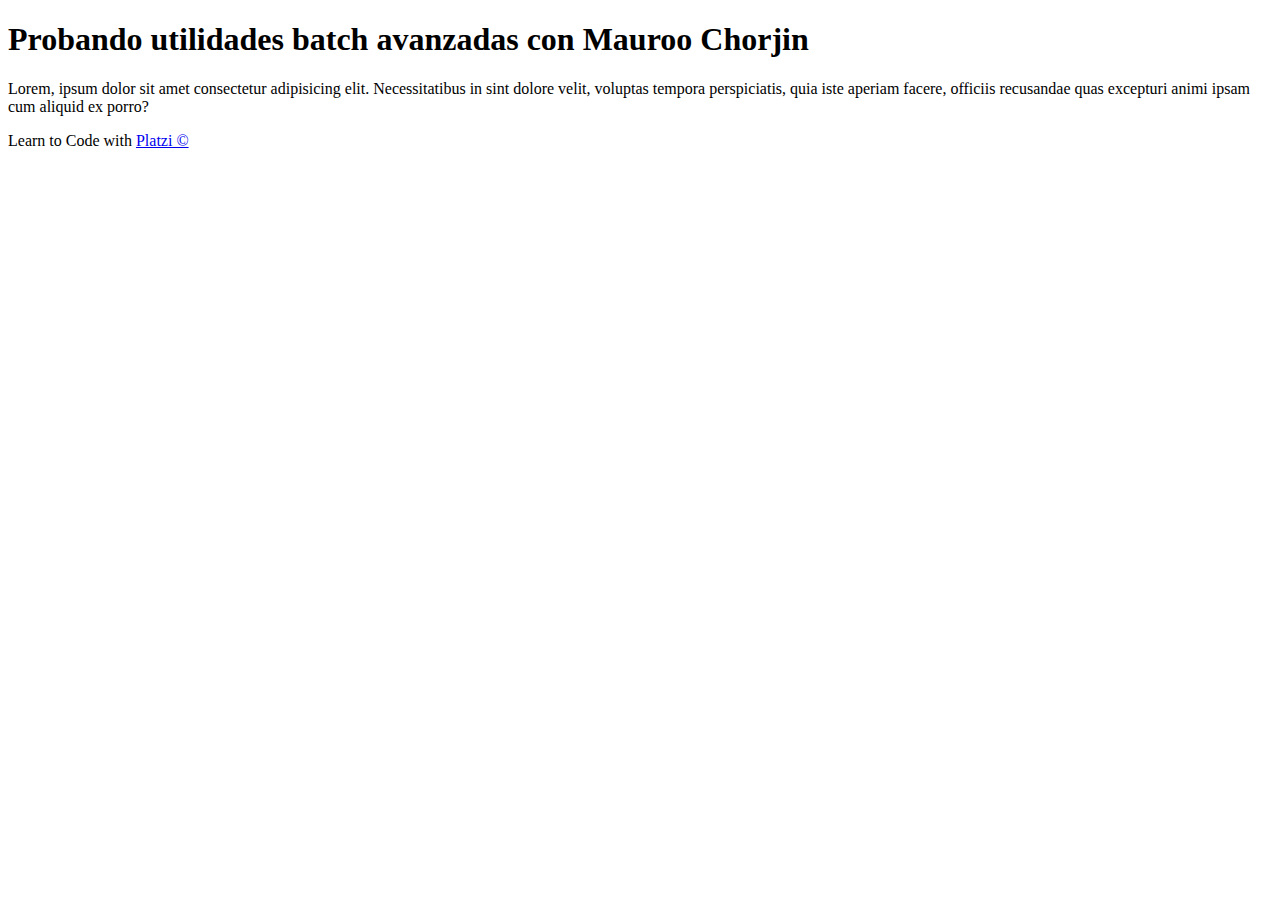
<file: cursoTerminal/index.html>
<!DOCTYPE html>
<html lang="en">
  <head>
    <meta charset="UTF-8" />
    <meta name="viewport" content="width=device-width, initial-scale=1.0" />
    <title>Hello World</title>
  </head>
  <body>
    <main>
      <h1>Probando utilidades batch avanzadas con Mauroo Chorjin</h1>
      <p>
        Lorem, ipsum dolor sit amet consectetur adipisicing elit. Necessitatibus
        in sint dolore velit, voluptas tempora perspiciatis, quia iste aperiam
        facere, officiis recusandae quas excepturi animi ipsam cum aliquid ex
        porro?
      </p>
      <span>Learn to Code with <a href="https://platzi.com/cursos/terminal/"> Platzi &copy;</a></span>
    </main>
  </body>
</html>
</file>
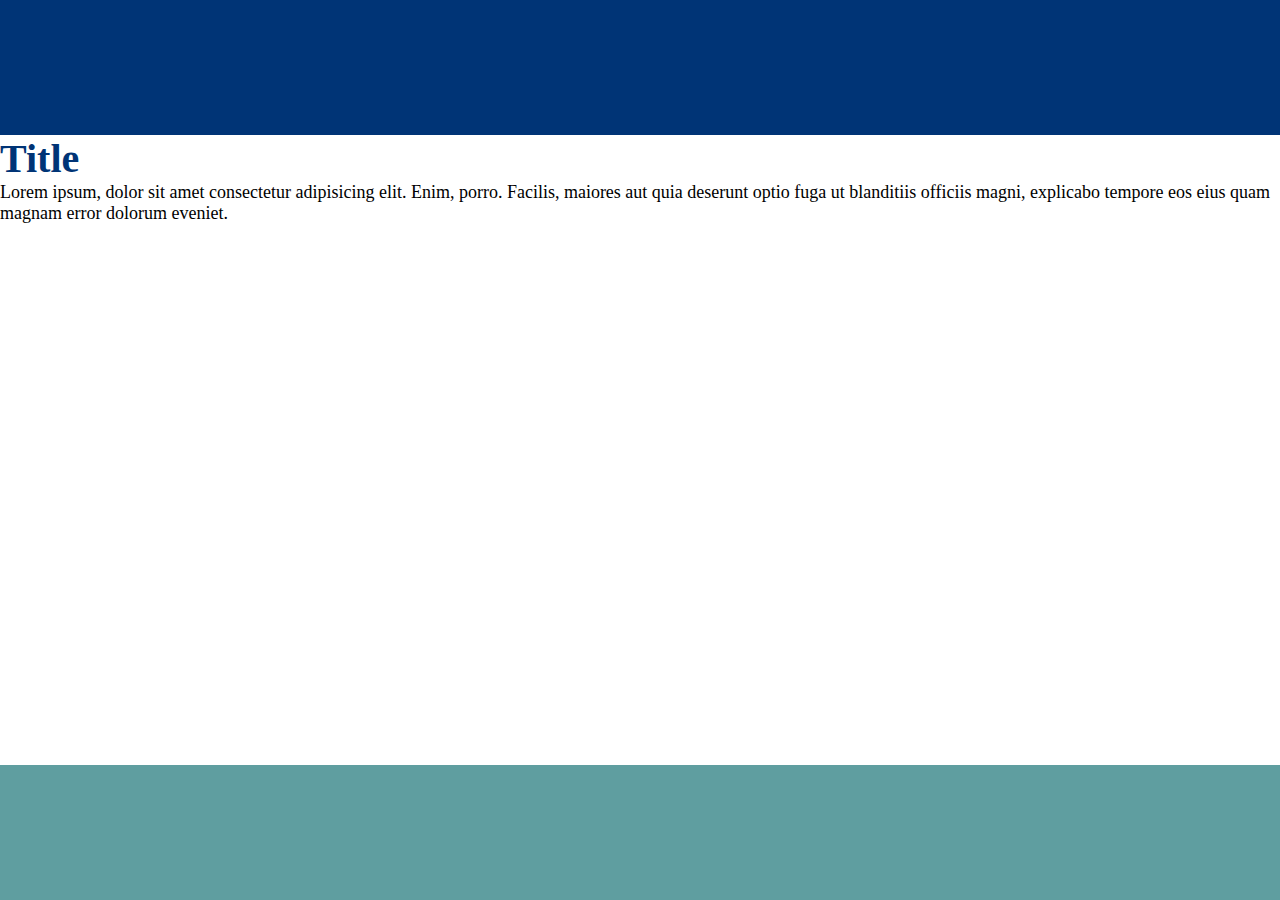
<file: cursoDefinitivoHtmlCss/CSS/claseVariables/index.html>
<!DOCTYPE html>
<html lang="en">
  <head>
    <meta charset="UTF-8" />
    <meta name="viewport" content="width=device-width, initial-scale=1.0" />
    <link rel="stylesheet" href="./css/style.css" />
    <title>Variables</title>
  </head>
  <body>
    <header></header>
    <main>
      <h1>Title</h1>
      <section>
        <p>
          Lorem ipsum, dolor sit amet consectetur adipisicing elit. Enim, porro.
          Facilis, maiores aut quia deserunt optio fuga ut blanditiis officiis
          magni, explicabo tempore eos eius quam magnam error dolorum eveniet.
        </p>
      </section>
    </main>
    <footer></footer>
  </body>
</html>
</file>
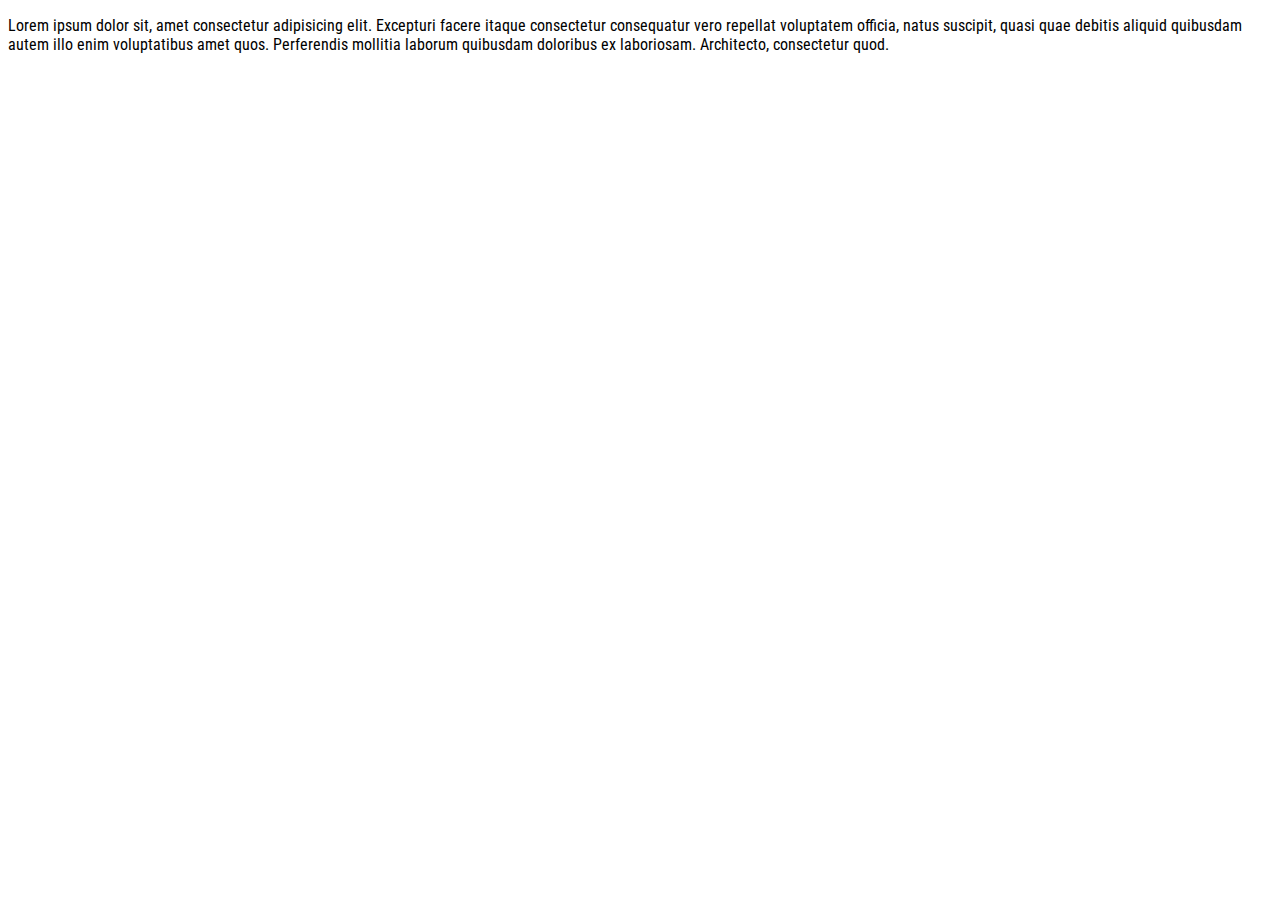
<file: cursoDefinitivoHtmlCss/CSS/claseWebFonts/index.html>
<!DOCTYPE html>
<html lang="en">
  <head>
    <meta charset="UTF-8" />
    <meta name="viewport" content="width=device-width, initial-scale=1.0" />
    <title>WebFonts</title>
    <link rel="stylesheet" href="style.css" />
    <link rel="preconnect" href="https://fonts.gstatic.com" />
    <link
      href="https://fonts.googleapis.com/css2?family=Roboto+Condensed:ital,wght@0,300;0,400;0,700;1,300;1,400;1,700&display=swap"
      rel="stylesheet"
    />
  </head>
  <body>
    <main>
      <p>
        Lorem ipsum dolor sit, amet consectetur adipisicing elit. Excepturi
        facere itaque consectetur consequatur vero repellat voluptatem officia,
        natus suscipit, quasi quae debitis aliquid quibusdam autem illo enim
        voluptatibus amet quos. Perferendis mollitia laborum quibusdam doloribus
        ex laboriosam. Architecto, consectetur quod.
      </p>
    </main>
  </body>
</html>
</file>
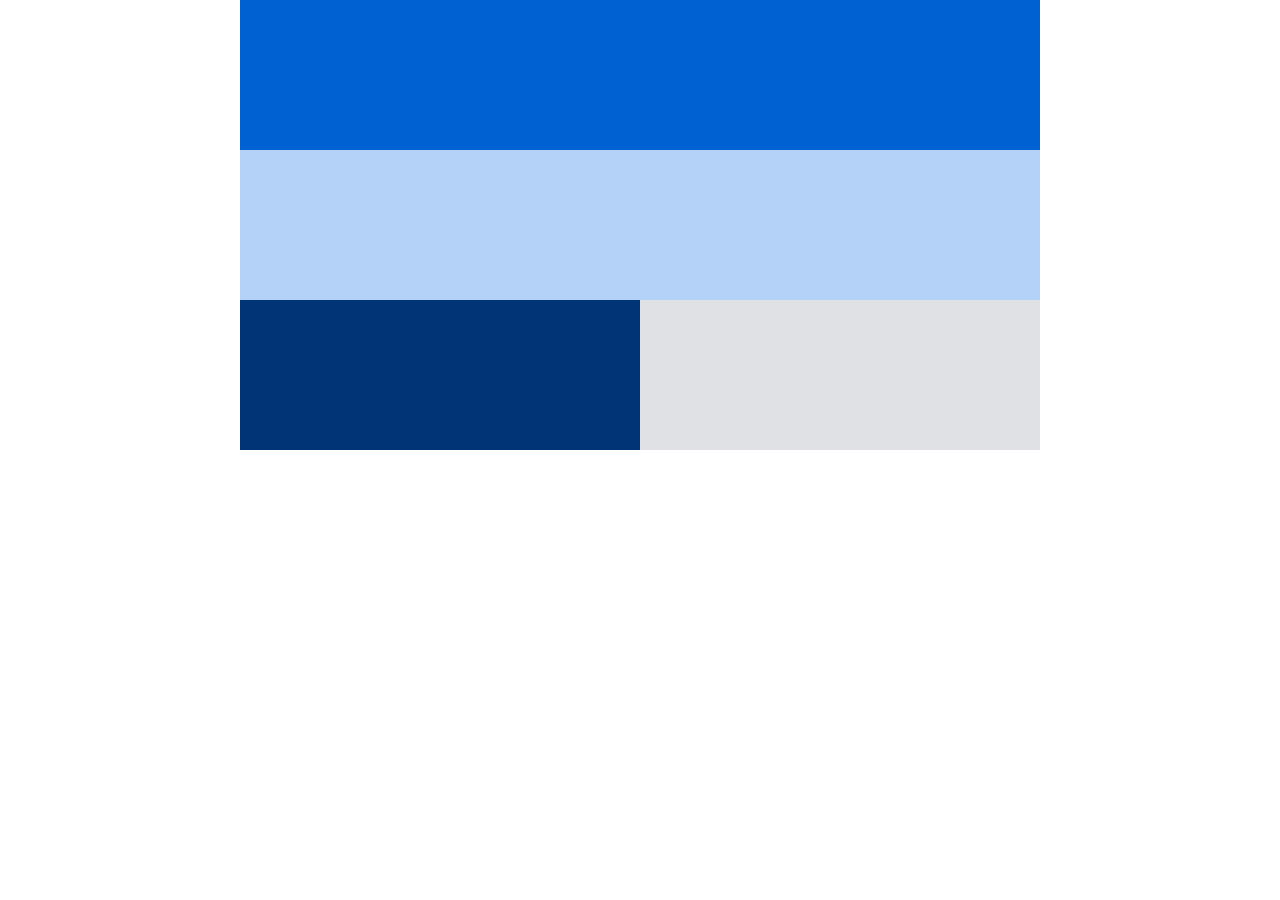
<file: cursoDefinitivoHtmlCss/ResponsiveDesign/layoutShifter/index.html>
<!DOCTYPE html>
<html lang="en">
    <head>
        <meta charset="UTF-8">
        <meta name="viewport" content="width=device-width, initial-scale=1.0">
        <title>Layout Shifter with Platzi</title>
        <link rel="stylesheet" href="./css/style.css">
    </head>
    <body>
        <main class="container">
            <div class="c1"></div>
            <div class="c4">
                <div class="c2"></div>
                <div class="c3"></div>
            </div>
            <div class="c5"></div>
        </main>
    </body>
</html>
</file>
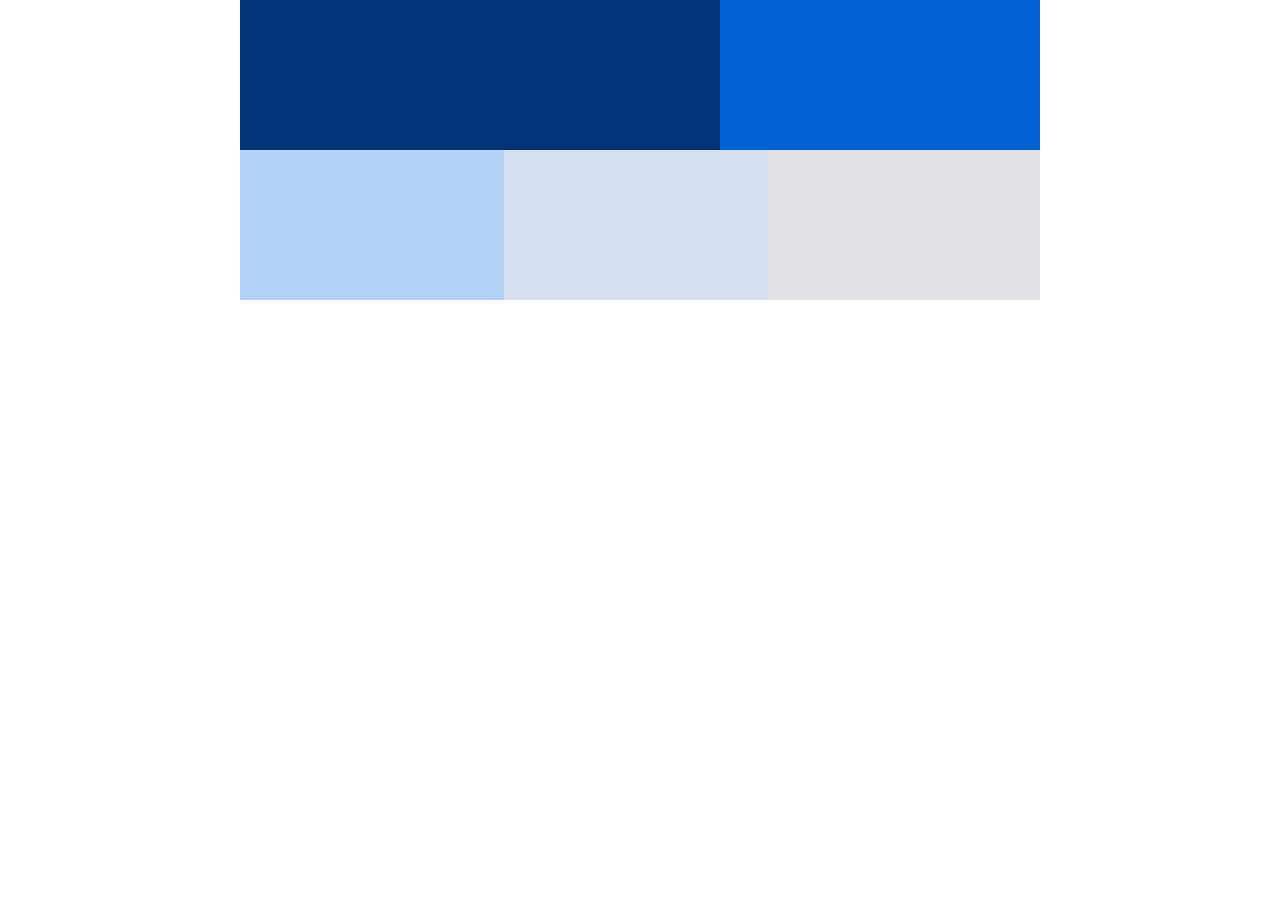
<file: cursoDefinitivoHtmlCss/ResponsiveDesign/mostlyFluid/index.html>
<!DOCTYPE html>
<html lang="en">
    <head>
        <meta charset="UTF-8">
        <meta name="viewport" content="width=device-width, initial-scale=1.0">
        <title>Mostly Fluid</title>
        <link rel="stylesheet" href="./css/style.css">
        <link rel="stylesheet" href="./css/tablet.css" media="screen and (min-width: 600px)">
        <link rel="stylesheet" href="./css/desktop.css" media="screen and (min-width: 800px)">
    </head>
    <body>
        <main class="container">
            <div class="c1"></div>
            <div class="c2"></div>
            <div class="c3"></div>
            <div class="c4"></div>
            <div class="c5"></div>
        </main>
    </body>
</html>
</file>
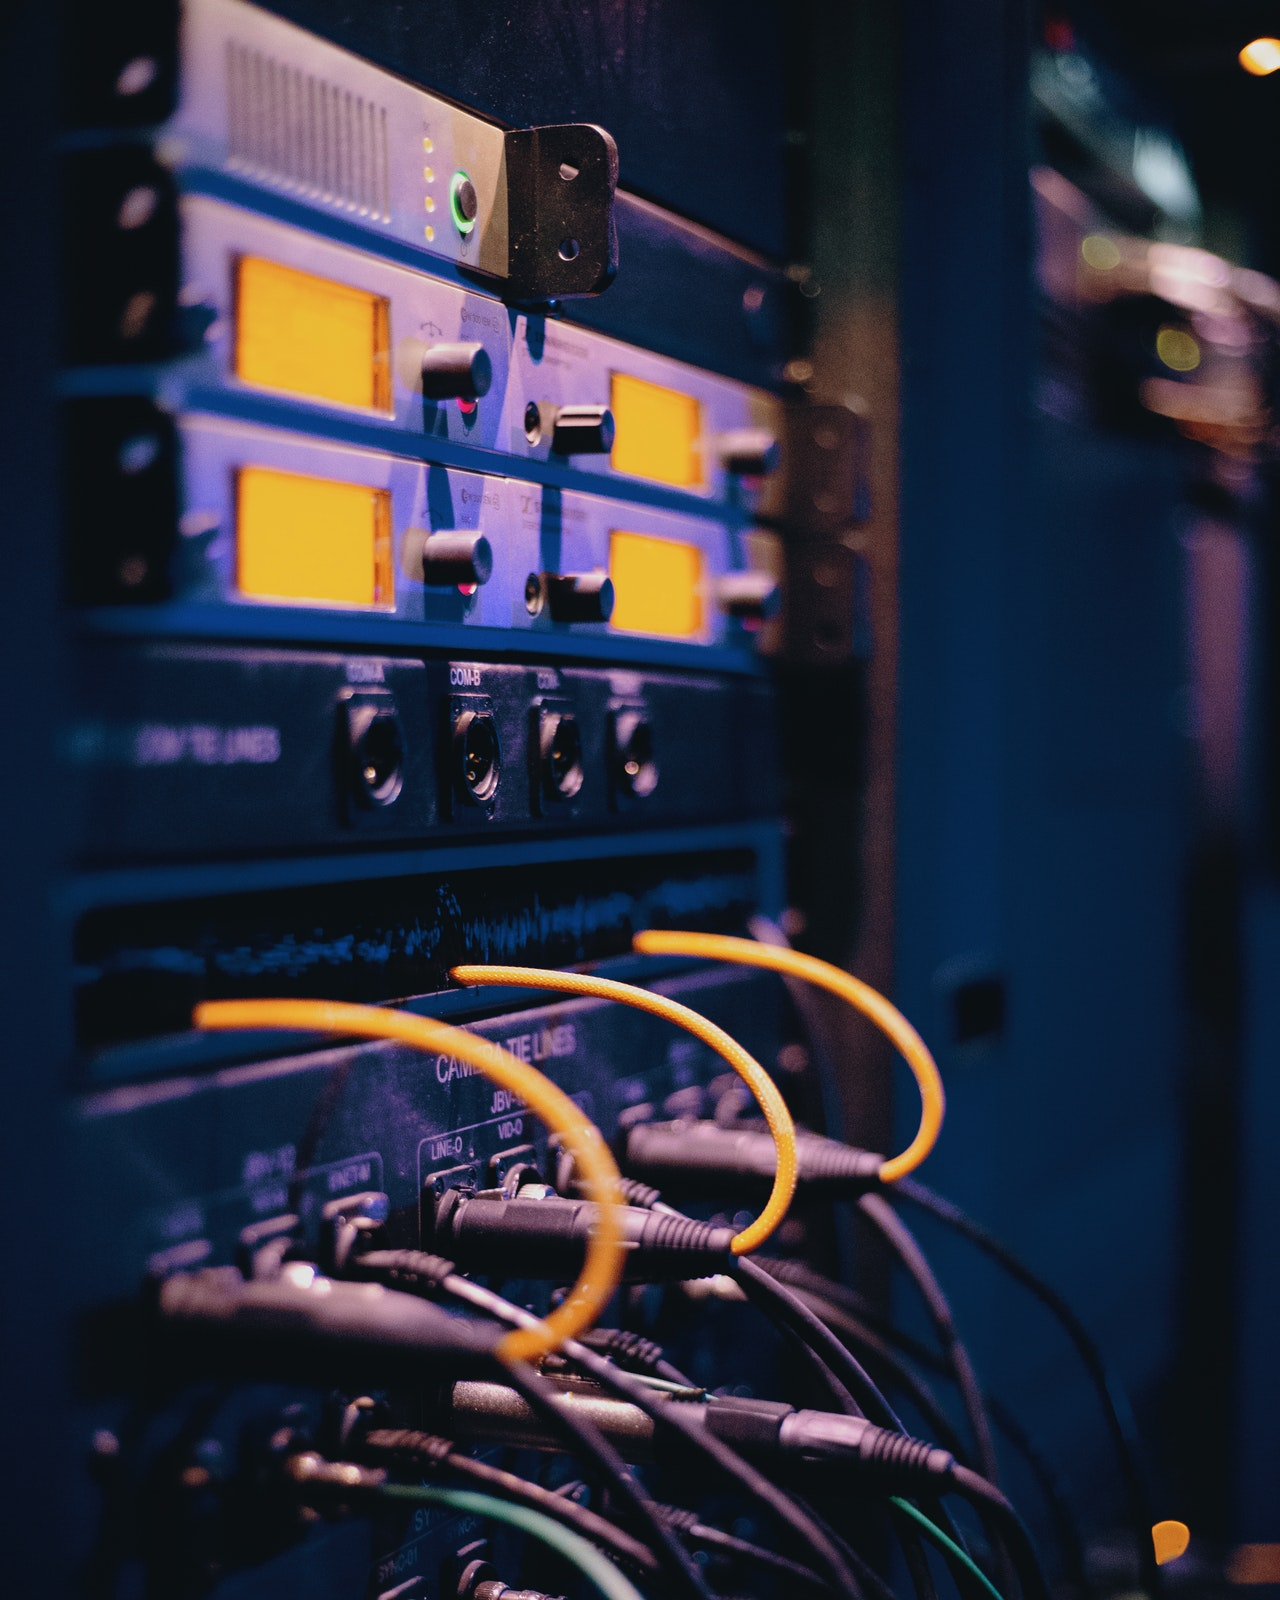
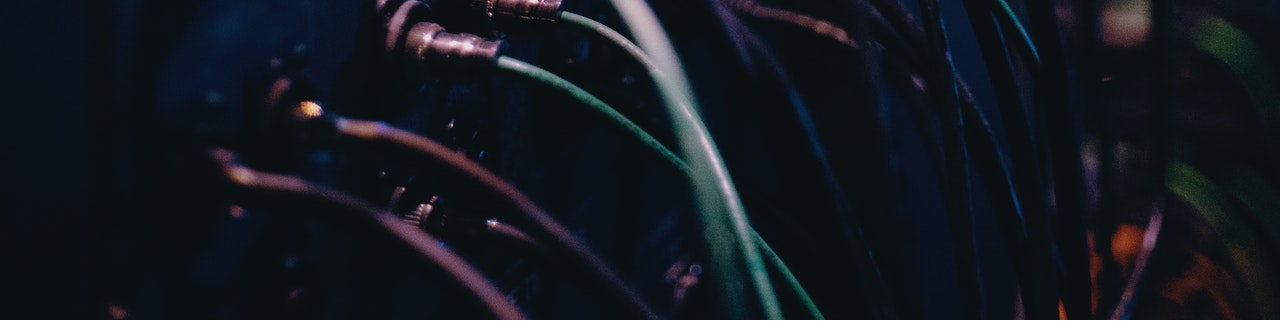
<file: cursoDefinitivoHtmlCss/ResponsiveDesign/responsiveImgs/index.html>
<!DOCTYPE html>
<html lang="en">
    <head>
        <meta charset="UTF-8" />
        <meta name="viewport" content="width=device-width, initial-scale=1.0"/>
        <title>Document</title>
        <link rel="stylesheet" href="styles.css">
    </head>
    <body>
        <figure>
            <picture>
                <source media="(min-width:1300px)" srcset="./img/large.jpg" />
                <source media="(min-width:800px)" srcset="./img/medium.jpg" />
                <img src="./img/small.jpg" alt="cables negros" />
            </picture>
        </figure>
    </body>
</html>
</file>
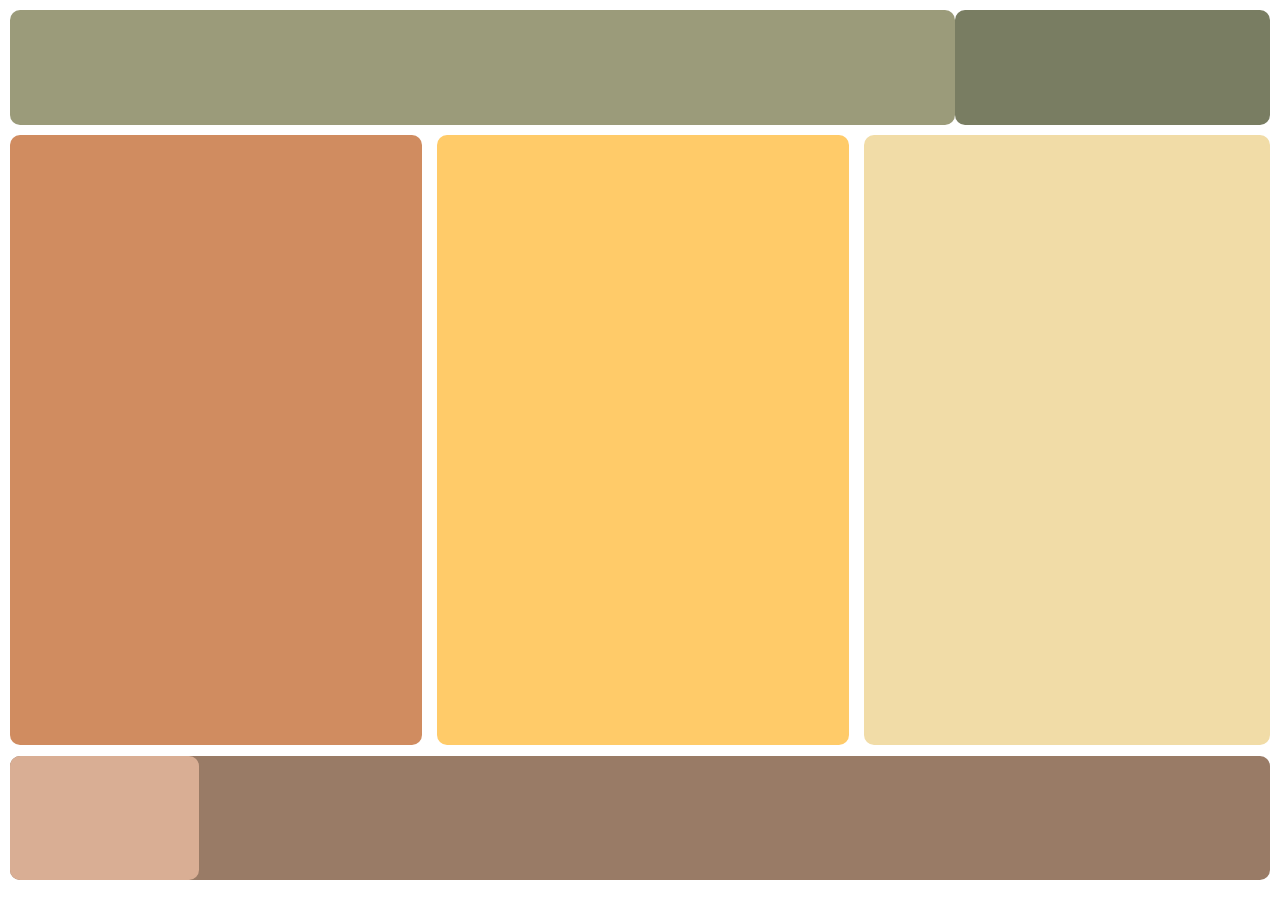
<file: cursoDefinitivoHtmlCss/ResponsiveDesign/retoResponsive/index.html>
<!DOCTYPE html>
<html lang="en">
    <head>
        <meta charset="UTF-8" />
        <meta name="viewport" content="width=device-width, initial-scale=1.0" />
        <title>Document</title>
        <link rel="stylesheet" href="./css/style.css" />
    </head>
    <body>
        <main class="container">
            <div class="c c1">
                <div class="c c11"></div>
                <div class="c c12"></div>
            </div>   
            <div class="c c2"></div>
            <div class="c c3"></div>
            <div class="c c4"></div>
            <div class="c c5">
                <div class="c c51"></div>
            </div>         
        </main>
    </body>
</html>
</file>
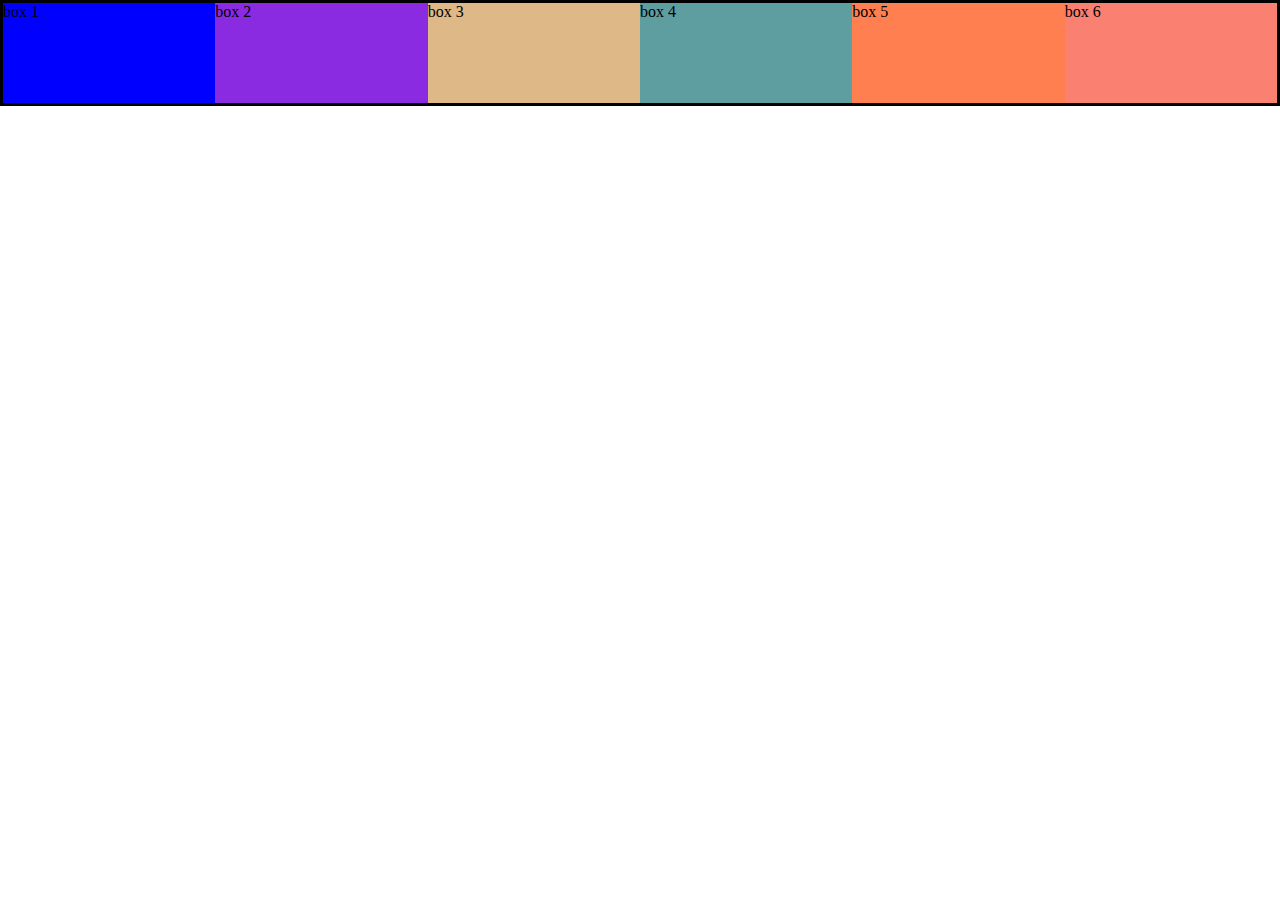
<file: cursoDefinitivoHtmlCss/CSS/claseDisplay/flex/index.html>
<!DOCTYPE html>
<html lang="en">
    <head>
        <meta charset="UTF-8">
        <meta name="viewport" content="width=device-width, initial-scale=1.0">
        <link rel="stylesheet" href="style.css">
        <title>Display Flex with Platzi</title>
    </head>
    <body>
        <main class="container">
            <div class="box1 box">
                <p>box 1</p>
            </div>
            <div class="box2 box">
                <p>box 2</p>
            </div>
            <div class="box3 box">
                <p>box 3</p>
            </div>
            <div class="box4 box">
                <p>box 4</p>
            </div>
            <div class="box5 box">
                <p>box 5</p>
            </div>
            <div class="box6 box">
                <p>box 6</p>
            </div>
        </main>
    </body>
</html>
</file>
<file: cursoDefinitivoHtmlCss/CSS/claseVariables/css/style.css>
:root{
    --primary-color: #003476;
    --secondary-color: cadetblue;
    --header-size: 4rem;
    --font: 1.8rem;
    --view-width: 100vw;
}

*{
    box-sizing: border-box;
    margin: 0;
    padding: 0;
}

html{
    font-size: 62.5%;
}

header{
    width: var(--view-width);
    height: 15vh;
    background-color: var(--primary-color);
}

main{
    width: var(--view-width);
    height: 70vh;
    font-size: var(--font);
}

h1{
    font-size: var(--header-size);
    color: var(--primary-color);
}

footer{
    width: var(--view-width);
    height: 15vh;
    background-color: var(--secondary-color);
}
</file>
<file: cursoDefinitivoHtmlCss/CSS/claseWebFonts/style.css>
html{
    font-family: 'Roboto Condensed', sans-serif;
}
</file>
<file: cursoDefinitivoHtmlCss/ResponsiveDesign/layoutShifter/css/style.css>
*{
    box-sizing: border-box;
    margin: 0;
    padding: 0;
}

html{
    font-size: 62.5%;
}

.container{
    display: flex;
    flex-wrap: wrap;
}

.c1, .c2, .c3, .c4, .c5{
    width: 100%;
    min-width: 150px;
    height: 150px;
}

.c4{
    height: auto;
}

.c1{
    background-color: #003476;
}

.c2{
    background-color: #0062d2;
}

.c3{
    background-color: #b4d2f7;
}

.c4{
    background-color: #d5dfef;
}

.c5{
    background-color: #dfe1e5;
}

@media(min-width: 600px){
    .c1{
        width: 25%;
    }

    .c4{
        width: 75%;
    }

    .c5{
        width: 100%;
    }
}

@media(min-width: 800px){
    .container{
        width: 800px;
        margin-left: auto;
        margin-right: auto;
    }
    .c1{
        width: 50%;
        order: 1;
    }

    .c4{
        width: 100%;
    }

    .c5{
        width: 50%;
        order: 2;
    }
}
</file>
<file: cursoDefinitivoHtmlCss/ResponsiveDesign/mostlyFluid/css/style.css>
*{
    box-sizing: border-box;
    margin: 0;
    padding: 0;
}

html{
    font-size: 62.5%;
}

.container{
    display: flex;
    flex-wrap: wrap;
}

.c1, .c2, .c3, .c4, .c5{
    width: 100%;
    min-width: 150px;
    height: 150px;
}

.c1{
    background-color: #003476;
}

.c2{
    background-color: #0062d2;
}

.c3{
    background-color: #b4d2f7;
}

.c4{
    background-color: #d5dfef;
}

.c5{
    background-color: #dfe1e5;
}

/* @media (min-width: 600px){
    .c2, .c3, .c4{
        width: 50%;
    }
} */
/* @media(min-width: 800px){
    .container{
        width: 800px;
        margin-left: auto;
        margin-right: auto;
    }

    .c1{
        width: 60%;
    }
    .c2{
        width: 40%;
    }

    .c3, .c4{
        width: 33%;
    }
    .c5{
        width: 34%;
    }
} */
</file>
<file: cursoDefinitivoHtmlCss/ResponsiveDesign/mostlyFluid/css/tablet.css>
.c2, .c3, .c4{
    width: 50%;
}
</file>
<file: cursoDefinitivoHtmlCss/ResponsiveDesign/mostlyFluid/css/desktop.css>
.container{
    width: 800px;
    margin-left: auto;
    margin-right: auto;
}

.c1{
    width: 60%;
}
.c2{
    width: 40%;
}

.c3, .c4{
    width: 33%;
}
.c5{
    width: 34%;
}
</file>
<file: cursoDefinitivoHtmlCss/ResponsiveDesign/responsiveImgs/styles.css>
*{
    padding: 0;
    margin: 0;
}

img{
    width: 100%;
}
</file>
<file: cursoDefinitivoHtmlCss/ResponsiveDesign/retoResponsive/css/style.css>
*{
    box-sizing: border-box;
    margin: 0;
    padding: 0;
}

html{
    font-size: 62.5%;
}

.container{
    display: flex;
    flex-wrap: wrap;
    height: 100vh;
    padding: 1rem;
    justify-content: space-between;
    align-items: space-between;
}

.c{
    width: 100%;
    height: calc(26vh - 1rem );
    border-radius: 10px;
}

.c1{
    display: flex;
    background-color: transparent;
    height: calc(11vh - 1rem);
}

.c11{
    width: 25%;
    height: auto;
    background-color: #797d62;
    padding: 1px;
}

.c12{
    width: 75%;
    height: auto;
    background-color: #9b9b7a;
}

.c2{
    width: 100%;
    background-color: #f1dca7;
}

.c3{
    width: 100%;
    background-color: #ffcb69;
}

.c4{
    width: 100%;
    background-color: #d08c60;
}

.c5{
    display: flex;
    width: 100%;
    height: calc(11vh - 1rem);
    background-color: #997b66;
    justify-content: flex-end;
}

.c51{
    width: 20%;
    background-color: #d9ae94;
    height: auto;
}

@media(min-width: 600px){
    .c1{
        flex-wrap: wrap;
        width: calc(30% - .2rem);
        height: calc(30vh - 1rem);
        justify-content: center;
        align-items: center;
    }

    .c11{

        width: calc(100% - 1rem);
        height: calc(10vh - 1rem);
    }

    .c12{
        width: calc(100% - 1rem);
        height: calc(20vh - 1rem);
    }

    .c2{
        width: calc(70% - .2rem);
        height: calc(30vh - 1rem);
    }

    .c3{
        width: calc(80% - .2rem);
        height: calc(55vh - 1rem);
    }

    .c4{
        width: calc(20% - .2rem);
        height: calc(55vh - 1rem);
    }

    .c5{
        justify-content: center;
        align-items: center;
        width: 100%;
        height: calc(15vh - 1rem);
    }

    .c51{
        width: calc(100% - 1rem);
        height: calc(14vh - 1rem);
    }

}

@media(min-width: 800px){
    .c1{
        width: 100%;
        height: calc(15vh - 2rem) ;
        flex-flow: row-reverse wrap;
        align-items: unset;
    }

    .c11{
        width: 25%;
        height: auto;
    }

    .c12{
        width: 75%;
        height: auto;
    }

    .c2{
        width: calc(33% - 1rem);
        height: calc(70vh - 2rem);
        order: 4;
    }

    .c3{
        width: calc(33.5% - 1rem);
        height: calc(70vh - 2rem);
        order: 3;
    }

    .c4{
        width: calc(33.5% - 1rem);
        height: calc(70vh - 2rem);
        order: 2;
    }

    .c5{
        width: 100%;
        height: calc(16vh - 2rem);
        justify-content: flex-start;
        order: 5;
    }

    .c51{
        width: 15%;
        height: calc(16vh - 2rem);
    }
}
</file>
<file: cursoDefinitivoHtmlCss/CSS/claseDisplay/flex/style.css>
*{
    box-sizing: border-box;
    margin: 0;
    padding: 0;
}

html{
    font-size: 62.5%;
}

body{
    font-size: 1.6rem;
}

.container{
    border: .3rem solid black;
    display: flex;
    flex-wrap: wrap;
}

.box{
   flex-basis: 10rem;
   height: 10rem;
   flex-grow: 1;
}

.box1{
    background-color: blue;
}

.box2{
    background-color: blueviolet;
}

.box3{
    background-color: burlywood;
}

.box4{
    background-color: cadetblue;
}

.box5{
    background: coral;
}

.box6{
    background-color: salmon;   
}
</file>
